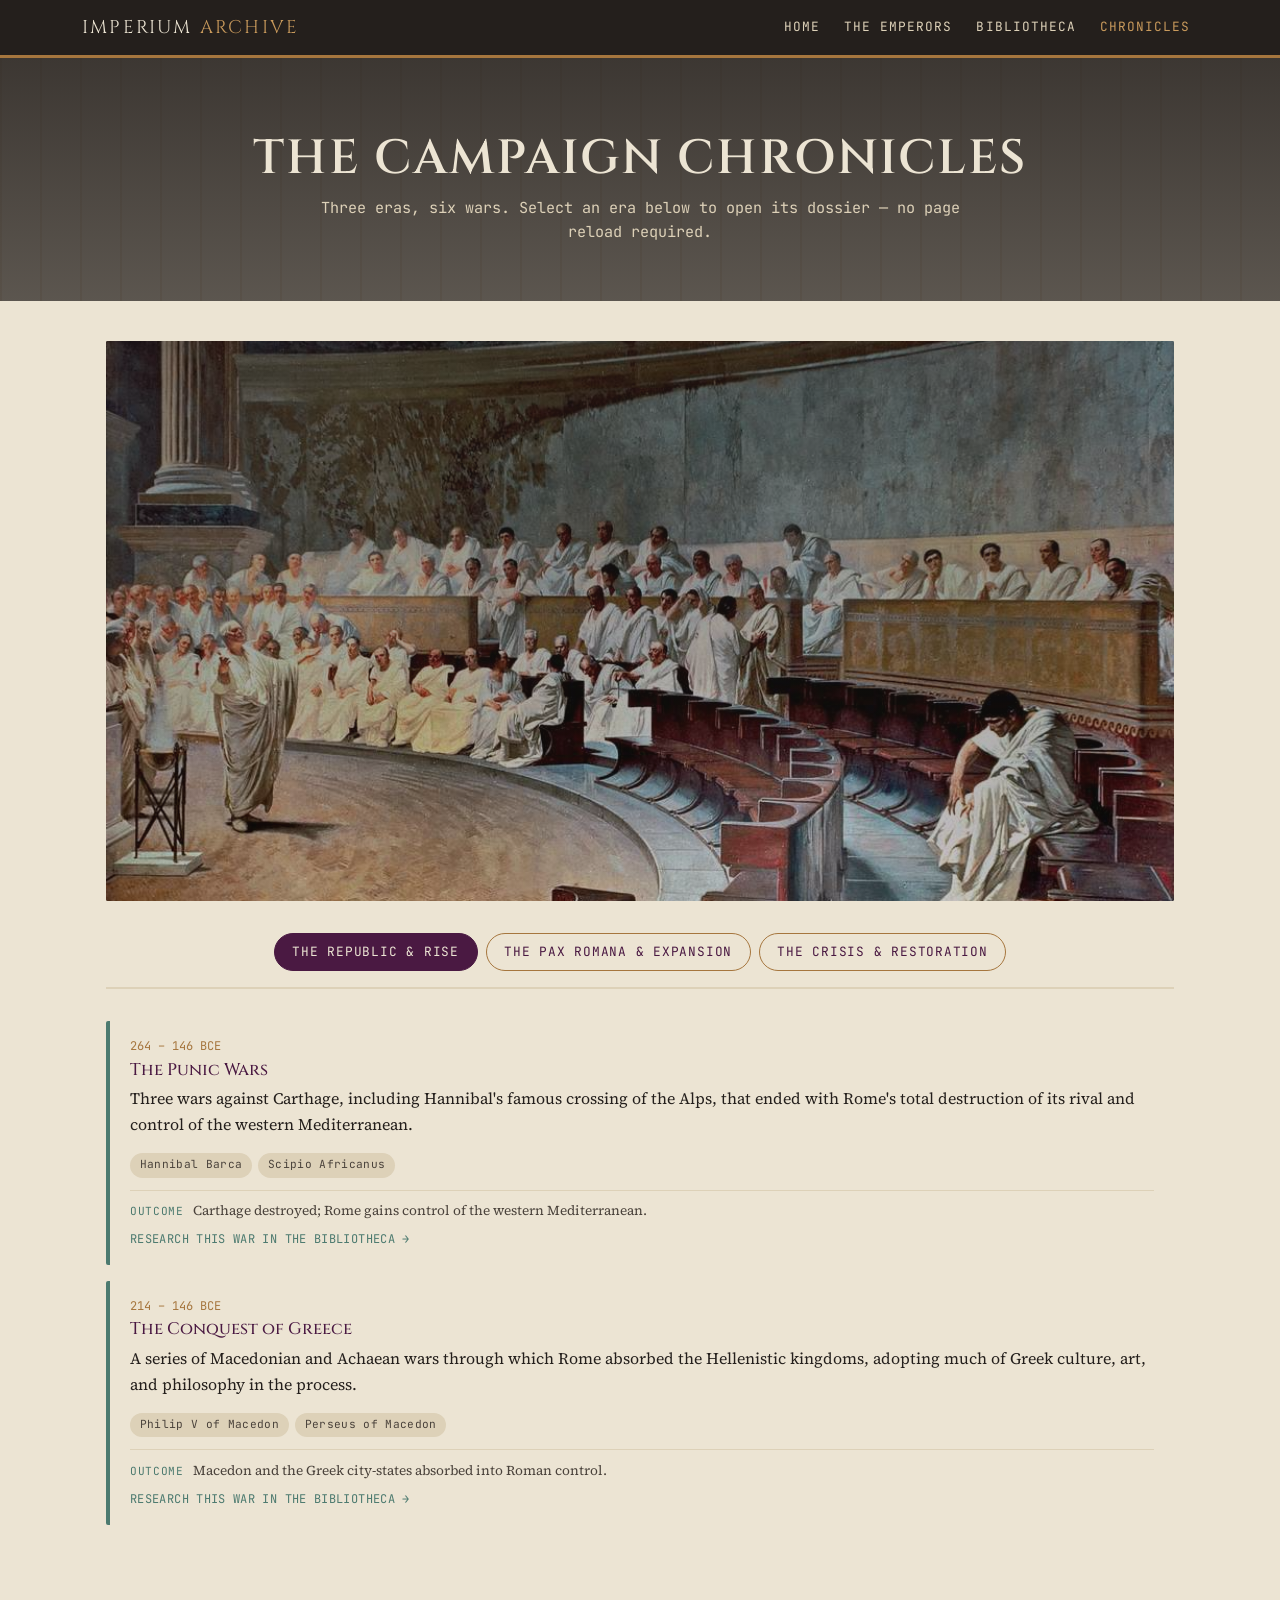
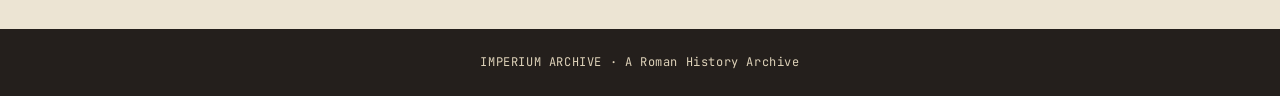
<file: chronicles.html>
<!DOCTYPE html>
<html lang="en">
<head>
  <meta charset="UTF-8">
  <meta name="viewport" content="width=device-width, initial-scale=1.0">
  <link rel="icon" type="image/svg+xml" href="favicon.svg">
  <meta name="view-transition" content="same-origin">
  <title>Imperium Archive — The Campaign Chronicles</title>
  <meta name="description" content="An interactive war room detailing Rome's most consequential conflicts.">

  <link rel="preconnect" href="https://fonts.googleapis.com">
  <link href="https://fonts.googleapis.com/css2?family=Cinzel:wght@500;600&family=Source+Serif+4:opsz,wght@8..60,400;8..60,600&family=JetBrains+Mono:wght@400;600&display=swap" rel="stylesheet">

  <link href="https://cdn.jsdelivr.net/npm/bootstrap@5.3.3/dist/css/bootstrap.min.css" rel="stylesheet">
  <link rel="stylesheet" href="css/style.css">
</head>
<body>

  <div id="navbar-mount"></div>

  <header class="hero">
    <h1>The Campaign Chronicles</h1>
    <p>Three eras, six wars. Select an era below to open its dossier — no page reload required.</p>
  </header>

  <!--
    CUSTOM UI REQUIREMENT: Tabbed navigation implemented in JavaScript
    (TabController class, js/chronicles.js). Buttons below are generated
    dynamically from data.js and toggle .tab-panel visibility on click.
  -->
  
  <main class="section">
    <div class="era-banner" id="era-banner">
      <div class="era-banner-layer" id="era-bg-early"></div>
      <div class="era-banner-layer" id="era-bg-pax"></div>
      <div class="era-banner-layer" id="era-bg-crisis"></div>
    </div>
    <div class="tab-nav" id="tab-nav" role="tablist" aria-label="Roman War Eras"></div>
    <div id="tab-panels"></div>
  </main>


  <footer>
    IMPERIUM ARCHIVE &middot; A Roman History Archive
  </footer>

  <script src="https://cdn.jsdelivr.net/npm/bootstrap@5.3.3/dist/js/bootstrap.bundle.min.js"></script>
  <script type="module" src="js/chronicles.js"></script>
</body>
</html>
</file>
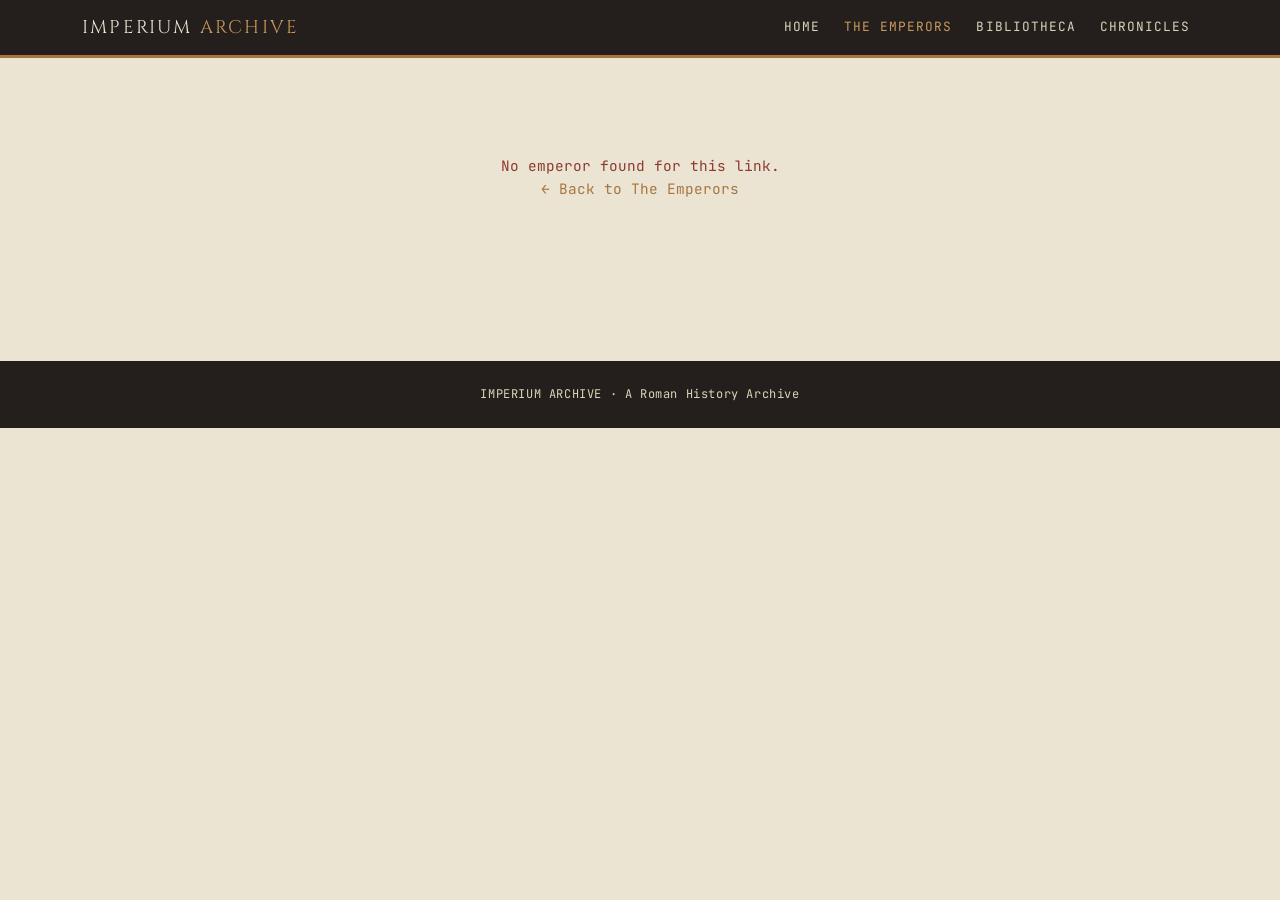
<file: emperor.html>
<!DOCTYPE html>
<html lang="en">
<head>
  <meta charset="UTF-8">
  <meta name="viewport" content="width=device-width, initial-scale=1.0">
  <link rel="icon" type="image/svg+xml" href="favicon.svg">
  <meta name="view-transition" content="same-origin">
  <title>Imperium Archive — Emperor Profile</title>
  <meta name="description" content="A detailed profile of a Roman emperor.">

  <link rel="preconnect" href="https://fonts.googleapis.com">
  <link href="https://fonts.googleapis.com/css2?family=Cinzel:wght@500;600&family=Source+Serif+4:opsz,wght@8..60,400;8..60,600&family=JetBrains+Mono:wght@400;600&display=swap" rel="stylesheet">

  <link href="https://cdn.jsdelivr.net/npm/bootstrap@5.3.3/dist/css/bootstrap.min.css" rel="stylesheet">
  <link rel="stylesheet" href="css/style.css">
</head>
<body>

  <div id="navbar-mount"></div>

  <main class="emperor-detail" id="emperor-detail" aria-live="polite">
    <!-- Populated by EmperorDetail class in js/emperor-detail.js -->
    <p class="state-message">Loading profile…</p>
  </main>

  <footer>
    IMPERIUM ARCHIVE &middot; A Roman History Archive
  </footer>

  <script src="https://cdn.jsdelivr.net/npm/bootstrap@5.3.3/dist/js/bootstrap.bundle.min.js"></script>
  <script type="module" src="js/emperor-detail.js"></script>
</body>
</html>
</file>
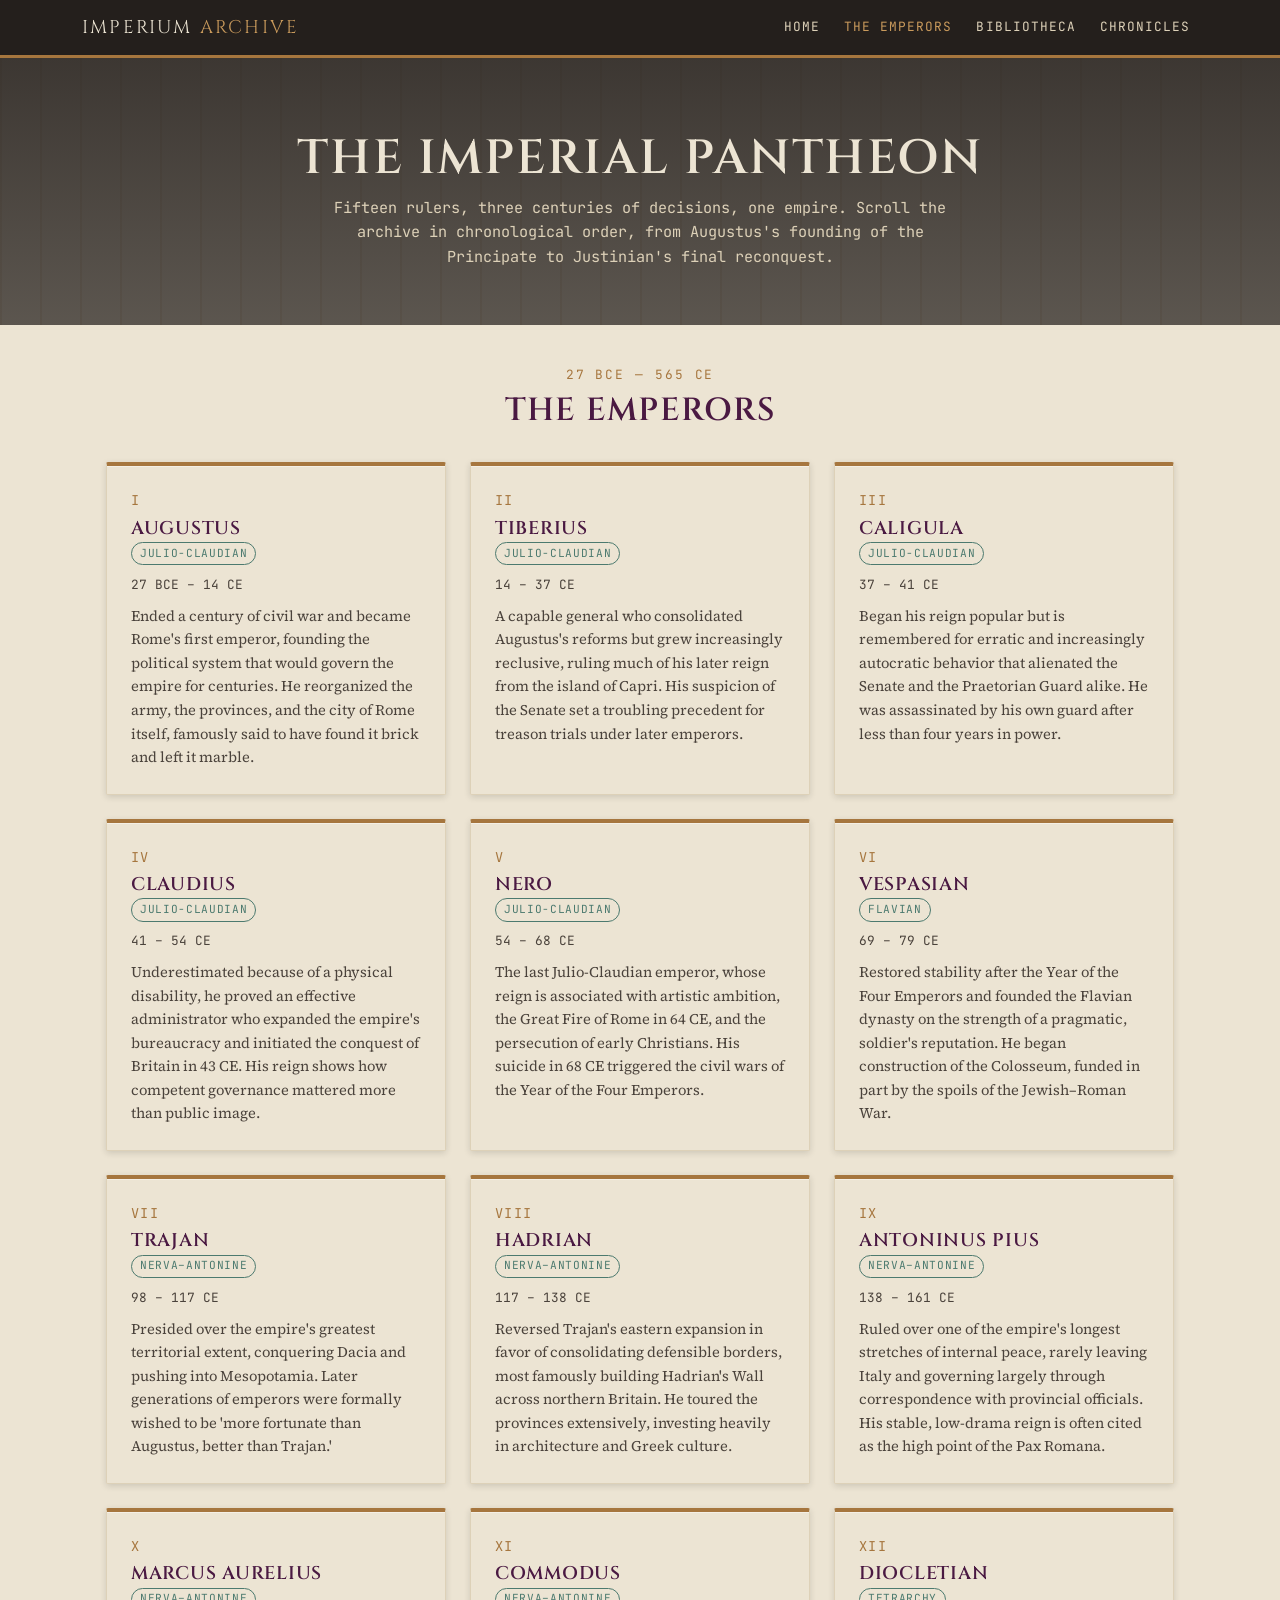
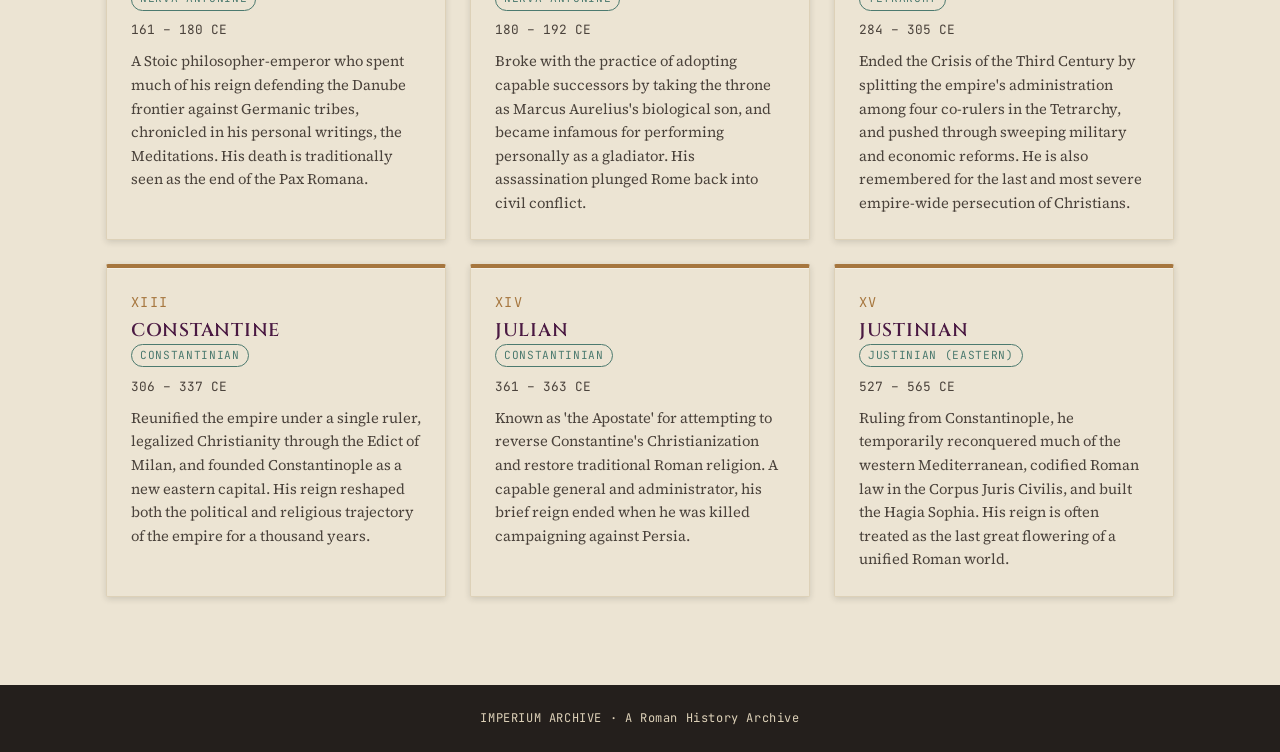
<file: pantheon.html>
<!DOCTYPE html>
<html lang="en">
<head>
  <meta charset="UTF-8">
  <meta name="viewport" content="width=device-width, initial-scale=1.0">
  <link rel="icon" type="image/svg+xml" href="favicon.svg">
  <meta name="view-transition" content="same-origin">
  <title>Imperium Archive — The Emperors</title>
  <meta name="description" content="A chronological archive of Rome's emperors, wars, and writings.">

  <link rel="preconnect" href="https://fonts.googleapis.com">
  <link href="https://fonts.googleapis.com/css2?family=Cinzel:wght@500;600&family=Source+Serif+4:opsz,wght@8..60,400;8..60,600&family=JetBrains+Mono:wght@400;600&display=swap" rel="stylesheet">

  <link href="https://cdn.jsdelivr.net/npm/bootstrap@5.3.3/dist/css/bootstrap.min.css" rel="stylesheet">
  <link rel="stylesheet" href="css/style.css">
</head>
<body>

  <div id="navbar-mount"></div>

  <header class="hero">
    <h1>The Imperial Pantheon</h1>
    <p>Fifteen rulers, three centuries of decisions, one empire. Scroll the archive in chronological order, from Augustus's founding of the Principate to Justinian's final reconquest.</p>
  </header>

  <main class="section via-container">
    <div class="section-title">
      <span class="kicker">27 BCE — 565 CE</span>
      <h2>The Emperors</h2>
    </div>
    <div class="row g-4" id="emperor-grid" aria-live="polite">
      <!-- Populated by EmperorGallery class in js/emperors.js -->
    </div>
  </main>

  <footer>
    IMPERIUM ARCHIVE &middot; A Roman History Archive
  </footer>

  <script src="https://cdn.jsdelivr.net/npm/bootstrap@5.3.3/dist/js/bootstrap.bundle.min.js"></script>
  <script type="module" src="js/emperors.js"></script>
</body>
</html>
</file>
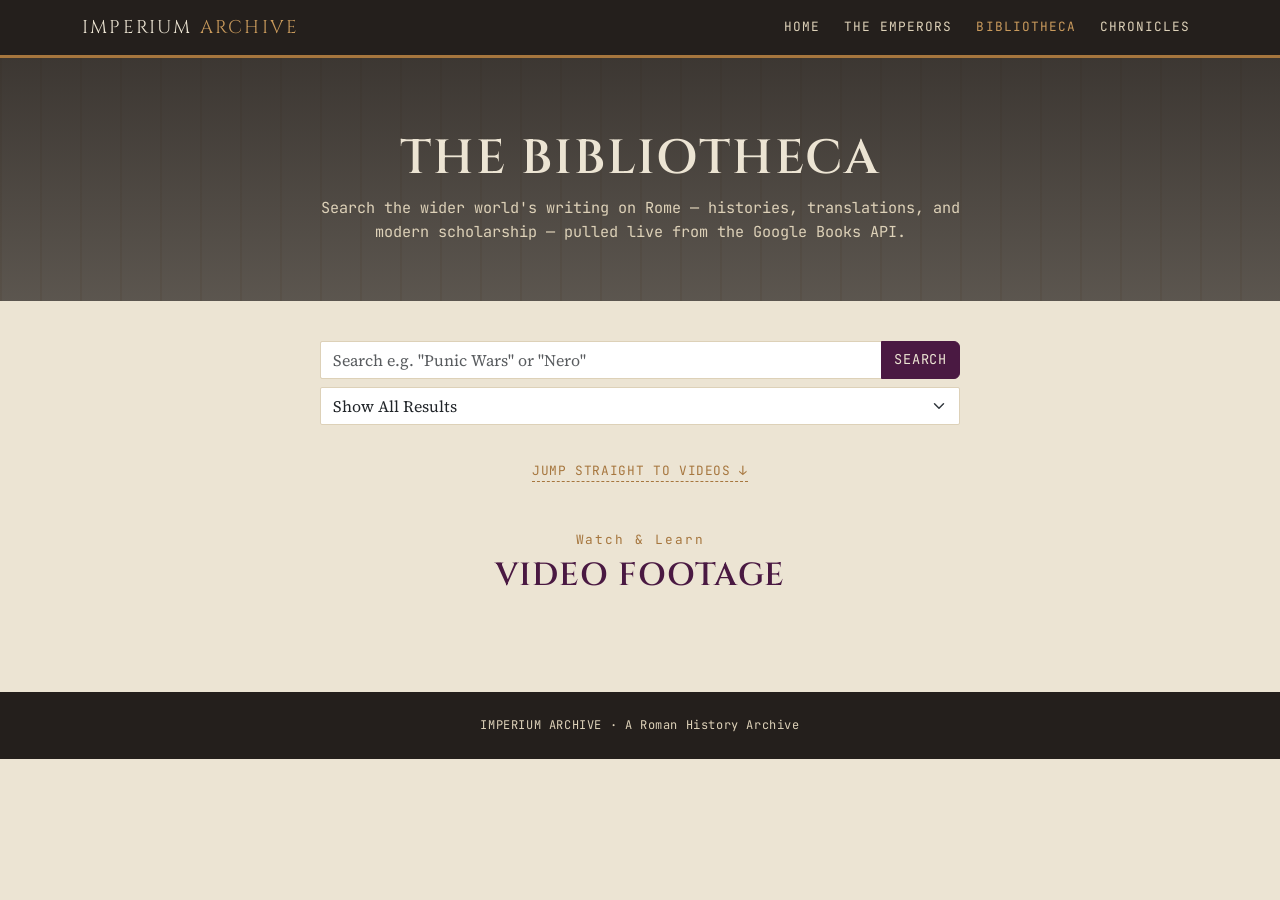
<file: search.html>
<!DOCTYPE html>
<html lang="en">
<head>
  <meta charset="UTF-8">
  <meta name="viewport" content="width=device-width, initial-scale=1.0">
  <link rel="icon" type="image/svg+xml" href="favicon.svg">
  <meta name="view-transition" content="same-origin">
  <title>Imperium Archive — The Bibliotheca</title>
  <meta name="description" content="Search modern publications and ancient translations about Rome.">

  <link rel="preconnect" href="https://fonts.googleapis.com">
  <link href="https://fonts.googleapis.com/css2?family=Cinzel:wght@500;600&family=Source+Serif+4:opsz,wght@8..60,400;8..60,600&family=JetBrains+Mono:wght@400;600&display=swap" rel="stylesheet">

  <link href="https://cdn.jsdelivr.net/npm/bootstrap@5.3.3/dist/css/bootstrap.min.css" rel="stylesheet">
  <link rel="stylesheet" href="css/style.css">
</head>
<body>

  <div id="navbar-mount"></div>

  <header class="hero">
    <h1>The Bibliotheca</h1>
    <p>Search the wider world's writing on Rome — histories, translations, and modern scholarship — pulled live from the Google Books API.</p>
  </header>

  <main class="section">
    <form id="search-form" class="search-bar">
      <div class="input-group mb-2">
        <input type="search" id="search-input" class="form-control" placeholder="Search e.g. &quot;Punic Wars&quot; or &quot;Nero&quot;" aria-label="Search books about Rome" required>
        <button class="btn btn-imperium" type="submit">Search</button>
      </div>
      <select id="format-filter" class="form-select" aria-label="Filter results by format">
        <option value="all">Show All Results</option>
        <option value="ebooks">Show Only Free eBooks</option>
      </select>
    </form>

    <div class="text-center mb-4">
      <a href="#video-results" class="jump-link">Jump straight to videos &darr;</a>
    </div>

    <div id="search-status" role="status" aria-live="polite"></div>
    <div class="row g-4" id="book-results"></div>
    <div class="section-title" style="margin-top: 3rem;">
      <span class="kicker">Watch &amp; Learn</span>
      <h2>Video Footage</h2>
    </div>
    <div id="video-status" role="status" aria-live="polite"></div>
    <div class="row g-4" id="video-results"></div>
  </main>

  <footer>
    IMPERIUM ARCHIVE &middot; A Roman History Archive
  </footer>

  <script src="https://cdn.jsdelivr.net/npm/bootstrap@5.3.3/dist/js/bootstrap.bundle.min.js"></script>
  <script type="module" src="js/search.js"></script>
</body>
</html>
</file>
<file: css/style.css>
/* ============================================================
   IMPERIUM ARCHIVE — design tokens
   Palette: limestone / carved ink / Tyrian purple / bronze / verdigris
   Display: Cinzel (inscription capitals)  |  Body: Source Serif 4
   Data/dates: JetBrains Mono (reads like carved numerals)
   ============================================================ */

:root {
  --stone: #ece4d3;
  --stone-dark: #ddd1b8;
  --ink: #241f1c;
  --ink-soft: #4a423b;
  --tyrian: #4a1942;
  --tyrian-light: #6e2b63;
  --bronze: #a6763e;
  --bronze-light: #c99a5c;
  --verdigris: #4c7a6f;
  --error: #8c3b2e;

  --font-display: 'Cinzel', serif;
  --font-body: 'Source Serif 4', Georgia, serif;
  --font-mono: 'JetBrains Mono', monospace;

  --radius: 2px;
  --shadow-carved: inset 0 1px 0 rgba(255,255,255,0.4), 0 2px 6px rgba(36,31,28,0.15);
}

* { box-sizing: border-box; }

html {
  overflow-y: scroll;
  scroll-behavior: smooth;
}

@keyframes page-fade-in {
  from { opacity: 0; }
  to { opacity: 1; }
}

body {
  margin: 0;
  background: var(--stone);
  color: var(--ink);
  font-family: var(--font-body);
  line-height: 1.6;
  animation: page-fade-in 0.4s ease;
}

body.page-fade-out {
  opacity: 0;
  transition: opacity 0.3s ease;
}

h1, h2, h3, .display {
  font-family: var(--font-display);
  letter-spacing: 0.04em;
  text-transform: uppercase;
  color: var(--tyrian);
  font-weight: 600;
}

a { color: var(--bronze); text-decoration: none; }
a:hover, a:focus-visible { color: var(--tyrian); text-decoration: underline; }
a:focus-visible, button:focus-visible, input:focus-visible, select:focus-visible {
  outline: 2px solid var(--verdigris);
  outline-offset: 2px;
}

.mono { font-family: var(--font-mono); letter-spacing: 0.02em; }

/* ---------- Navbar ---------- */
.navbar-imperium {
  background: var(--ink);
  border-bottom: 3px solid var(--bronze);
}
.navbar-imperium .navbar-brand {
  font-family: var(--font-display);
  color: var(--stone) !important;
  letter-spacing: 0.12em;
  font-size: 1.15rem;
}
.navbar-imperium .navbar-brand span { color: var(--bronze-light); }
.navbar-imperium .nav-link {
  font-family: var(--font-mono);
  font-size: 0.8rem;
  letter-spacing: 0.08em;
  text-transform: uppercase;
  color: var(--stone-dark) !important;
  margin-left: 0.5rem;
}
.navbar-imperium .nav-link.active { color: var(--bronze-light) !important; }

.navbar-imperium .navbar-toggler {
  border-color: var(--bronze);
}
.navbar-imperium .navbar-toggler-icon {
  background-image: url("data:image/svg+xml,%3csvg xmlns='http://www.w3.org/2000/svg' viewBox='0 0 30 30'%3e%3cpath stroke='%23c99a5c' stroke-linecap='round' stroke-miterlimit='10' stroke-width='2' d='M4 7h22M4 15h22M4 23h22'/%3e%3c/svg%3e");
}

/* ---------- Hero ---------- */
.hero {
  background:
    linear-gradient(180deg, rgba(36,31,28,0.88), rgba(36,31,28,0.72)),
    repeating-linear-gradient(90deg, rgba(166,118,62,0.15) 0 2px, transparent 2px 40px);
  color: var(--stone);
  padding: 4.5rem 1.5rem 3.5rem;
  text-align: center;
}
.hero h1 { color: var(--stone); font-size: clamp(2rem, 5vw, 3rem); margin-bottom: 0.5rem; }
.hero p { color: var(--stone-dark); font-family: var(--font-mono); font-size: 0.95rem; max-width: 40rem; margin: 0 auto; }

/* ---------- The Via (chronological rail on index) ---------- */
.via-container { position: relative; padding: 3rem 1rem; max-width: 1100px; margin: 0 auto; }

/* ---------- Emperor stelae cards ---------- */
.stele {
  background: var(--stone);
  border: 1px solid var(--stone-dark);
  border-top: 4px solid var(--bronze);
  box-shadow: var(--shadow-carved);
  border-radius: var(--radius);
  padding: 1.5rem;
  height: 100%;
  display: flex;
  flex-direction: column;
  transition: transform 0.15s ease, box-shadow 0.15s ease;
}
.stele:hover { transform: translateY(-3px); box-shadow: 0 8px 18px rgba(36,31,28,0.2); }

.stele-link {
  display: block;
  height: 100%;
  color: inherit;
  text-decoration: none;
}
.stele-link:hover, .stele-link:focus { color: inherit; text-decoration: none; }

/* ---------- Emperor detail page ---------- */
.emperor-detail {
  max-width: 780px;
  margin: 0 auto;
  padding: 3rem 1rem;
}
.emperor-detail .back-link {
  display: inline-block;
  font-family: var(--font-mono);
  font-size: 0.8rem;
  letter-spacing: 0.06em;
  text-transform: uppercase;
  margin-bottom: 2rem;
}
.emperor-portrait {
  width: 100%;
  max-width: 320px;
  display: block;
  margin: 0 auto 2rem;
  border: 4px solid var(--stone);
  outline: 1px solid var(--stone-dark);
  box-shadow: 0 8px 24px rgba(36,31,28,0.25);
}
.emperor-detail h1 { text-align: center; margin-bottom: 0.5rem; }
.emperor-detail .meta-row {
  display: flex;
  justify-content: center;
  gap: 0.75rem;
  align-items: center;
  margin-bottom: 2rem;
  flex-wrap: wrap;
}
.emperor-detail .bio p {
  font-size: 1.05rem;
  color: var(--ink-soft);
  margin-bottom: 1.25rem;
}
.emperor-detail .fun-fact {
  background: var(--stone-dark);
  border-left: 4px solid var(--bronze);
  padding: 1rem 1.25rem;
  border-radius: var(--radius);
  font-style: italic;
  margin-top: 1.5rem;
}
.emperor-detail .fun-fact .label {
  display: block;
  font-style: normal;
  font-family: var(--font-mono);
  font-size: 0.7rem;
  text-transform: uppercase;
  letter-spacing: 0.08em;
  color: var(--bronze);
  margin-bottom: 0.4rem;
}

.stele .numeral {
  font-family: var(--font-mono);
  color: var(--bronze);
  font-size: 0.85rem;
  letter-spacing: 0.1em;
}
.stele h3 { font-size: 1.15rem; margin: 0.35rem 0 0.15rem; }
.stele .dynasty {
  display: inline-block;
  font-family: var(--font-mono);
  font-size: 0.7rem;
  letter-spacing: 0.06em;
  text-transform: uppercase;
  color: var(--verdigris);
  border: 1px solid var(--verdigris);
  padding: 0.1rem 0.5rem;
  border-radius: 999px;
  margin-bottom: 0.6rem;
  width: fit-content;
}
.stele .reign { font-family: var(--font-mono); font-size: 0.8rem; color: var(--ink-soft); margin-bottom: 0.6rem; }
.stele p.summary { font-size: 0.92rem; color: var(--ink-soft); margin: 0; }

/* ---------- Section wrapper ---------- */
.section { padding: 2.5rem 1rem; max-width: 1100px; margin: 0 auto; }
.section-title { text-align: center; margin-bottom: 2rem; }
.section-title .kicker {
  display: block;
  font-family: var(--font-mono);
  color: var(--bronze);
  font-size: 0.8rem;
  letter-spacing: 0.15em;
  margin-bottom: 0.4rem;
}

/* ---------- Search page ---------- */
.search-bar { max-width: 640px; margin: 0 auto 2rem; }
.search-bar .form-control, .search-bar .form-select {
  border-radius: var(--radius);
  border: 1px solid var(--stone-dark);
  font-family: var(--font-body);
}
.search-bar .btn-imperium {
  background: var(--tyrian);
  border: 1px solid var(--tyrian);
  color: var(--stone);
  font-family: var(--font-mono);
  letter-spacing: 0.06em;
  text-transform: uppercase;
  font-size: 0.85rem;
}
.search-bar .btn-imperium:hover { background: var(--tyrian-light); }

.book-card {
  background: var(--stone);
  border: 1px solid var(--stone-dark);
  border-radius: var(--radius);
  overflow: hidden;
  height: 100%;
  display: flex;
  flex-direction: column;
}
.book-card img { width: 100%; height: 200px; object-fit: cover; background: var(--stone-dark); }
.book-card .body { padding: 1rem; flex: 1; display: flex; flex-direction: column; }
.book-card h3 { font-size: 1rem; margin: 0 0 0.25rem; }
.book-card .authors { font-family: var(--font-mono); font-size: 0.75rem; color: var(--ink-soft); margin-bottom: 0.5rem; }
.book-card .desc { font-size: 0.85rem; color: var(--ink-soft); flex: 1; }
.book-card .badge-format {
  align-self: flex-start;
  font-family: var(--font-mono);
  font-size: 0.65rem;
  text-transform: uppercase;
  letter-spacing: 0.05em;
  background: var(--verdigris);
  color: var(--stone);
  padding: 0.15rem 0.5rem;
  border-radius: 999px;
  margin-top: 0.5rem;
}

.state-message {
  text-align: center;
  padding: 3rem 1rem;
  color: var(--ink-soft);
  font-family: var(--font-mono);
  font-size: 0.9rem;
}
.state-message.error { color: var(--error); }

.state-message.error { color: var(--error); }

.video-card {
  display: block;
  background: var(--stone);
  border: 1px solid var(--stone-dark);
  border-radius: var(--radius);
  overflow: hidden;
  color: inherit;
  text-decoration: none;
  height: 100%;
}
.video-card:hover { color: inherit; text-decoration: none; }
.video-card img { width: 100%; height: 180px; object-fit: cover; background: var(--stone-dark); display: block; }
.video-card .body { padding: 1rem; }
.video-card h3 { font-size: 0.95rem; margin: 0 0 0.35rem; }
.video-card .channel { font-family: var(--font-mono); font-size: 0.75rem; color: var(--ink-soft); }

.jump-link {
  display: inline-block;
  font-family: var(--font-mono);
  font-size: 0.8rem;
  letter-spacing: 0.05em;
  text-transform: uppercase;
  border-bottom: 1px dashed var(--bronze);
}

.spinner-imperium {
  width: 32px; height: 32px;
  border: 3px solid var(--stone-dark);
  border-top-color: var(--bronze);
  border-radius: 50%;
  margin: 0 auto 0.75rem;
  animation: spin 0.8s linear infinite;
}
@keyframes spin { to { transform: rotate(360deg); } }


/* ---------- Era banner (Chronicles) ---------- */
.era-banner {
  position: relative;
  height: 560px;
  border-radius: var(--radius);
  overflow: hidden;
  margin-bottom: 2rem;
  background: var(--ink);
}

@media (max-width: 576px) {
  .era-banner { height: 320px; }
}


.era-banner-layer {
  position: absolute;
  inset: 0;
  background-size: cover;
  background-position: center;
  opacity: 0;
  transition: opacity 0.6s ease;
}
.era-banner-layer.active { opacity: 1; }

#era-bg-early {
  background-image:
    linear-gradient(180deg, rgba(36,31,28,0.55), rgba(36,31,28,0.25)),
    url("../assets/img/eras/early.jpg");
}
#era-bg-pax {
  background-image:
    linear-gradient(180deg, rgba(74,25,66,0.5), rgba(36,31,28,0.25)),
    url("../assets/img/eras/pax.jpg");
}
#era-bg-crisis {
  background-image:
    linear-gradient(180deg, rgba(76,122,111,0.5), rgba(36,31,28,0.25)),
    url("../assets/img/eras/crisis.jpg");
}

/* ---------- Chronicles tabs (custom UI requirement) ---------- */


.tab-nav {
  display: flex;
  flex-wrap: wrap;
  gap: 0.5rem;
  justify-content: center;
  margin-bottom: 2rem;
  border-bottom: 2px solid var(--stone-dark);
  padding-bottom: 1rem;
}
.tab-btn {
  font-family: var(--font-mono);
  font-size: 0.8rem;
  letter-spacing: 0.06em;
  text-transform: uppercase;
  background: transparent;
  border: 1px solid var(--bronze);
  color: var(--tyrian);
  padding: 0.5rem 1.1rem;
  border-radius: 999px;
  cursor: pointer;
  transition: background 0.15s ease, color 0.15s ease;
}
.tab-btn:hover { background: var(--stone-dark); }
.tab-btn[aria-selected="true"] {
  background: var(--tyrian);
  border-color: var(--tyrian);
  color: var(--stone);
}
.tab-panel { display: none; animation: fadein 0.2s ease; }
.tab-panel.active { display: block; }
@keyframes fadein { from { opacity: 0; } to { opacity: 1; } }

.conflict-card {
  background: var(--stone);
  border-left: 4px solid var(--verdigris);
  padding: 1rem 1.25rem;
  margin-bottom: 1rem;
  border-radius: var(--radius);
}
.conflict-card .date { font-family: var(--font-mono); font-size: 0.75rem; color: var(--bronze); }
.conflict-card h4 { margin: 0.2rem 0 0.4rem; font-family: var(--font-display); font-size: 1.05rem; color: var(--tyrian); }

.key-figures {
  display: flex;
  flex-wrap: wrap;
  gap: 0.4rem;
  margin-top: 0.75rem;
}
.figure-chip {
  font-family: var(--font-mono);
  font-size: 0.7rem;
  letter-spacing: 0.03em;
  background: var(--stone-dark);
  color: var(--ink-soft);
  padding: 0.2rem 0.6rem;
  border-radius: 999px;
}

.figure-chip-link {
  background: var(--tyrian);
  color: var(--stone) !important;
  text-decoration: none;
}
.figure-chip-link:hover {
  background: var(--tyrian-light);
  text-decoration: none;
}

.conflict-card .outcome {
  margin-top: 0.75rem;
  font-size: 0.85rem;
  color: var(--ink-soft);
  border-top: 1px solid var(--stone-dark);
  padding-top: 0.6rem;
}
.conflict-card .outcome .label {
  font-family: var(--font-mono);
  font-size: 0.7rem;
  text-transform: uppercase;
  letter-spacing: 0.06em;
  color: var(--verdigris);
  margin-right: 0.4rem;
}

.related-emperor {
  display: block;
  margin-top: 0.75rem;
  font-family: var(--font-mono);
  font-size: 0.75rem;
  letter-spacing: 0.03em;
  text-transform: uppercase;
  color: var(--bronze);
}

.research-link {
  display: block;
  margin-top: 0.5rem;
  font-family: var(--font-mono);
  font-size: 0.75rem;
  letter-spacing: 0.03em;
  text-transform: uppercase;
  color: var(--verdigris);
}
/* ---------- Footer ---------- */
footer {
  background: var(--ink);
  color: var(--stone-dark);
  text-align: center;
  padding: 1.5rem;
  font-family: var(--font-mono);
  font-size: 0.75rem;
  letter-spacing: 0.05em;
  margin-top: 3rem;
}

@media (max-width: 576px) {
  .hero { padding: 3rem 1rem 2.5rem; }
  .section { padding: 2rem 0.75rem; }
}
</file>
